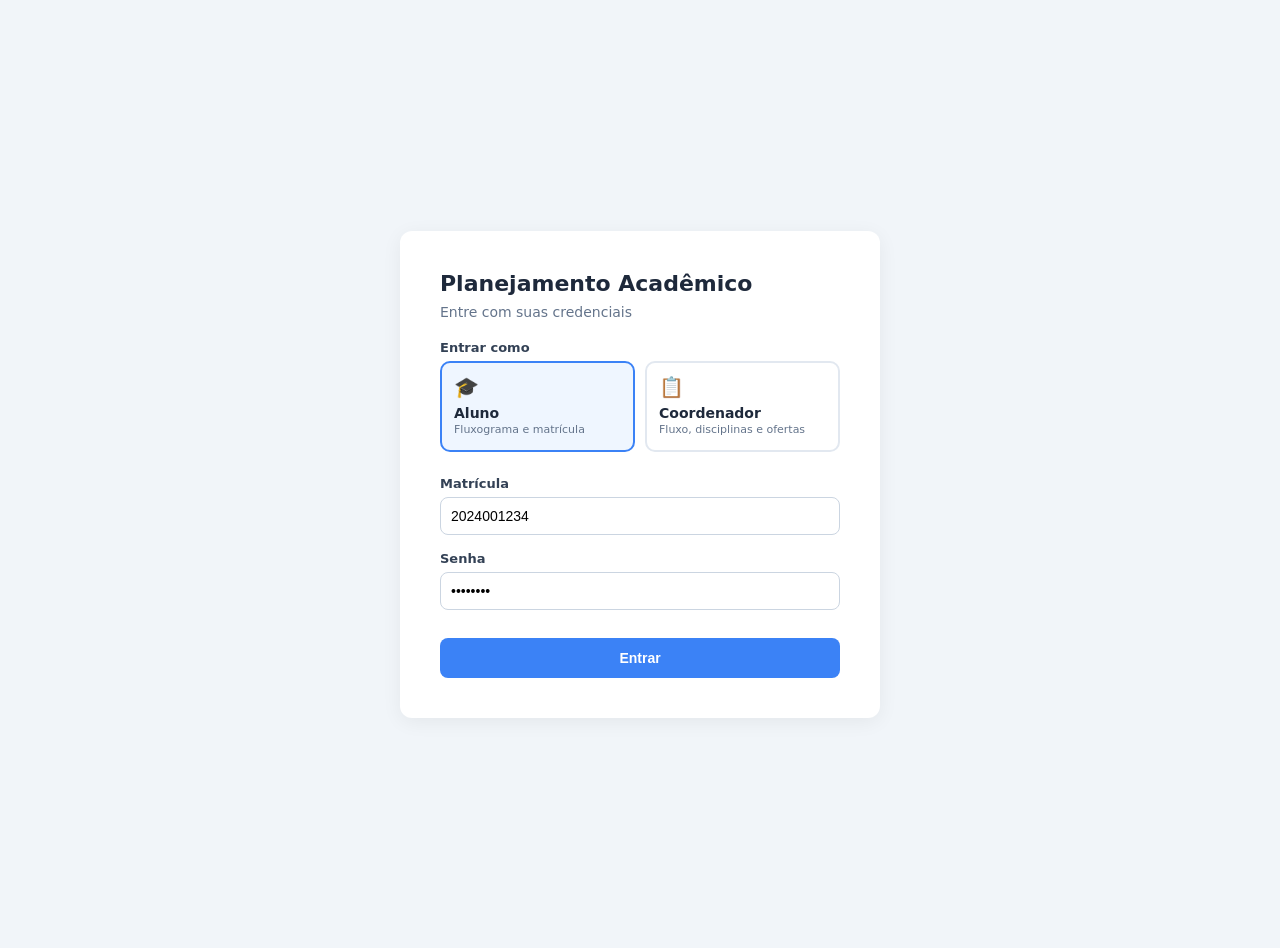
<file: index.html>
<!DOCTYPE html>
<html lang="pt-BR">
<head>
  <meta charset="UTF-8">
  <meta name="viewport" content="width=device-width, initial-scale=1.0">
  <title>Login — Planejamento Acadêmico</title>
  <link rel="stylesheet" href="assets/estilo.css">
  <style>
    .papeis { display: grid; grid-template-columns: 1fr 1fr; gap: 10px; margin-bottom: 24px; }
    .papel {
      display: flex; flex-direction: column; align-items: flex-start; gap: 2px;
      padding: 14px 12px; border: 2px solid #e2e8f0; border-radius: 10px;
      background: white; cursor: pointer; text-align: left;
      font-family: inherit; transition: all 0.15s;
    }
    .papel:hover { border-color: #93c5fd; background: #f8fafc; }
    .papel.ativo { border-color: #3b82f6; background: #eff6ff; }
    .papel .icone { font-size: 20px; line-height: 1; }
    .papel .nome { font-size: 14px; font-weight: 700; color: #1e293b; margin-top: 6px; }
    .papel .desc { font-size: 11px; color: #64748b; }
    @media (max-width: 420px) { .papeis { grid-template-columns: 1fr; } }
  </style>
</head>
<body>

  <div style="min-height: 100vh; display: flex; align-items: center; justify-content: center; background: #f1f5f9; padding: 24px;">
    <div style="background: white; border-radius: 12px; padding: 40px; width: 100%; max-width: 400px; box-shadow: 0 4px 20px rgba(0,0,0,0.06);">

      <h1 style="margin: 0 0 8px 0; font-size: 22px; color: #1e293b;">Planejamento Acadêmico</h1>
      <p style="margin: 0 0 20px 0; color: #64748b; font-size: 14px;">
        Entre com suas credenciais
      </p>

      <label style="display: block; font-size: 13px; font-weight: 600; color: #334155; margin-bottom: 6px;">
        Entrar como
      </label>

      <div class="papeis">
        <button type="button" class="papel ativo" data-papel="aluno">
          <span class="icone">🎓</span>
          <span class="nome">Aluno</span>
          <span class="desc">Fluxograma e matrícula</span>
        </button>
        <button type="button" class="papel" data-papel="coordenador">
          <span class="icone">📋</span>
          <span class="nome">Coordenador</span>
          <span class="desc">Fluxo, disciplinas e ofertas</span>
        </button>
      </div>

      <label id="label-login" style="display: block; font-size: 13px; font-weight: 600; color: #334155; margin-bottom: 6px;">
        Matrícula
      </label>
      <input id="input-login" type="text" value="2024001234"
             style="width: 100%; padding: 10px; border: 1px solid #cbd5e1; border-radius: 8px; font-size: 14px; margin-bottom: 16px; box-sizing: border-box;">

      <label style="display: block; font-size: 13px; font-weight: 600; color: #334155; margin-bottom: 6px;">
        Senha
      </label>
      <input type="password" value="••••••••"
             style="width: 100%; padding: 10px; border: 1px solid #cbd5e1; border-radius: 8px; font-size: 14px; margin-bottom: 28px; box-sizing: border-box;">

      <button id="btn-entrar"
              style="width: 100%; padding: 12px; background: #3b82f6; color: white; border: none; border-radius: 8px; font-size: 14px; font-weight: 600; cursor: pointer;">
        Entrar
      </button>

    </div>
  </div>

  <script>
    // ============================================================
    // PAPEL (Aluno / Coordenador)
    // ============================================================

    let papel = 'aluno';
    const inputLogin = document.getElementById('input-login');
    const labelLogin = document.getElementById('label-login');

    const papeis = {
      aluno:      { label: 'Matrícula', valor: '2024001234' },
      coordenador:{ label: 'E-mail',    valor: 'ana@coordenador.edu' }
    };

    document.querySelectorAll('.papel').forEach(btn => {
      btn.addEventListener('click', () => {
        papel = btn.dataset.papel;
        document.querySelectorAll('.papel').forEach(b => b.classList.toggle('ativo', b === btn));
        labelLogin.textContent = papeis[papel].label;
        inputLogin.value = papeis[papel].valor;
      });
    });

    // ============================================================
    // ENTRAR
    // ============================================================

    document.getElementById('btn-entrar').addEventListener('click', () => {
      if (papel === 'coordenador') {
        window.location.href = 'coordenador/fluxo.html';
        return;
      }

      const curso = localStorage.getItem('aluno_curso');
      const versao = localStorage.getItem('aluno_versao');

      if (curso && versao) {
        window.location.href = 'aluno/fluxograma.html';
      } else {
        window.location.href = 'escolher-curso.html';
      }
    });
  </script>

</body>
</html>
</file>
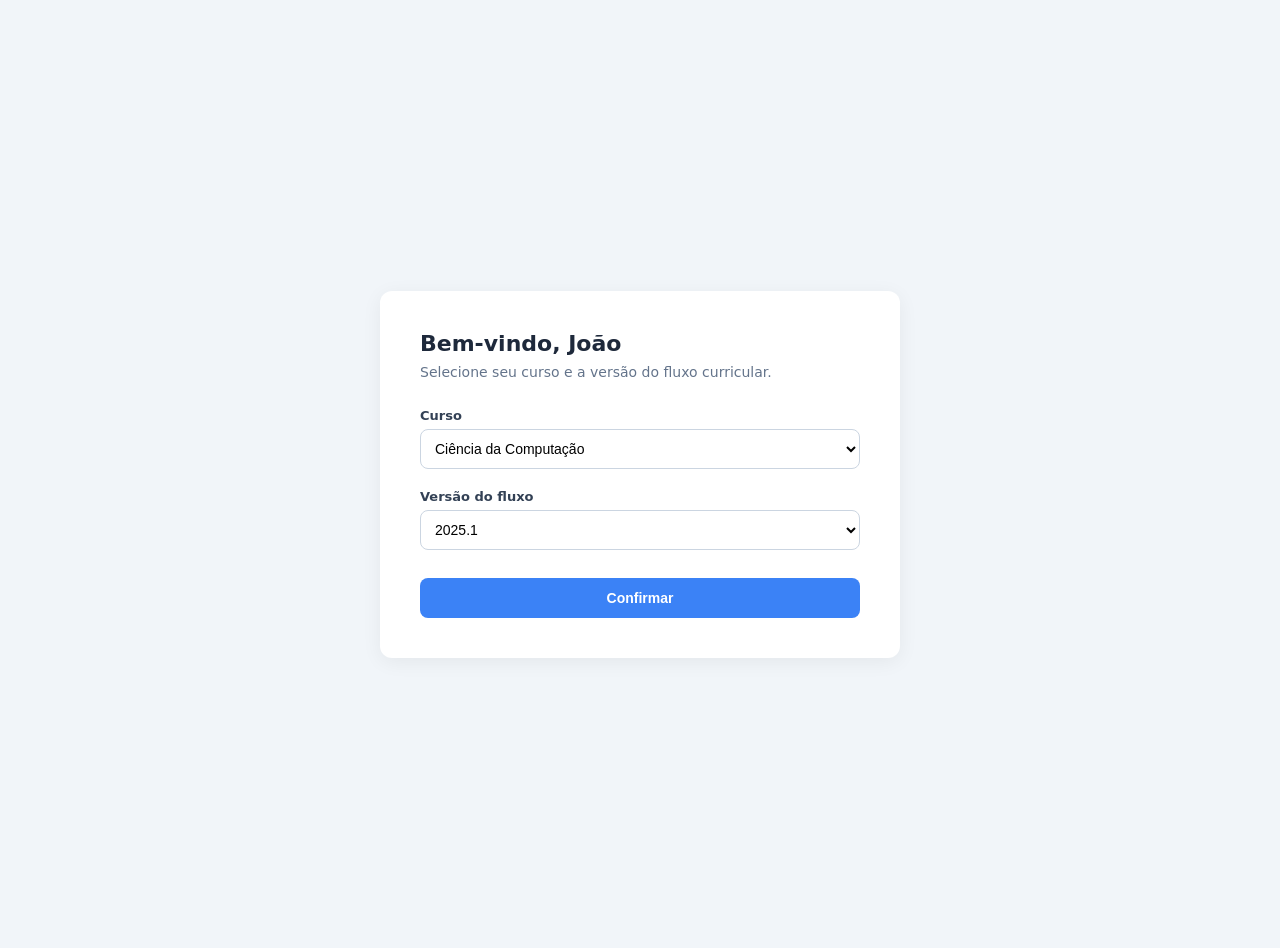
<file: escolher-curso.html>
<!DOCTYPE html>
<html lang="pt-BR">
<head>
  <meta charset="UTF-8">
  <meta name="viewport" content="width=device-width, initial-scale=1.0">
  <title>Escolher Curso — Planejamento Acadêmico</title>
  <link rel="stylesheet" href="assets/estilo.css">
</head>
<body>

  <div style="min-height: 100vh; display: flex; align-items: center; justify-content: center; background: #f1f5f9; padding: 24px;">
    <div style="background: white; border-radius: 12px; padding: 40px; width: 100%; max-width: 440px; box-shadow: 0 4px 20px rgba(0,0,0,0.06);">

      <h1 style="margin: 0 0 8px 0; font-size: 22px; color: #1e293b;">Bem-vindo, João</h1>
      <p style="margin: 0 0 28px 0; color: #64748b; font-size: 14px;">
        Selecione seu curso e a versão do fluxo curricular.
      </p>

      <label style="display: block; font-size: 13px; font-weight: 600; color: #334155; margin-bottom: 6px;">
        Curso
      </label>
      <select id="select-curso"
              style="width: 100%; padding: 10px; border: 1px solid #cbd5e1; border-radius: 8px; font-size: 14px; margin-bottom: 20px; background: white;">
      </select>

      <label style="display: block; font-size: 13px; font-weight: 600; color: #334155; margin-bottom: 6px;">
        Versão do fluxo
      </label>
      <select id="select-versao"
              style="width: 100%; padding: 10px; border: 1px solid #cbd5e1; border-radius: 8px; font-size: 14px; margin-bottom: 28px; background: white;">
      </select>

      <button id="btn-confirmar"
              style="width: 100%; padding: 12px; background: #3b82f6; color: white; border: none; border-radius: 8px; font-size: 14px; font-weight: 600; cursor: pointer;">
        Confirmar
      </button>

    </div>
  </div>

  <script src="assets/dados.js"></script>
  <script src="escolher-curso.js"></script>

</body>
</html>
</file>
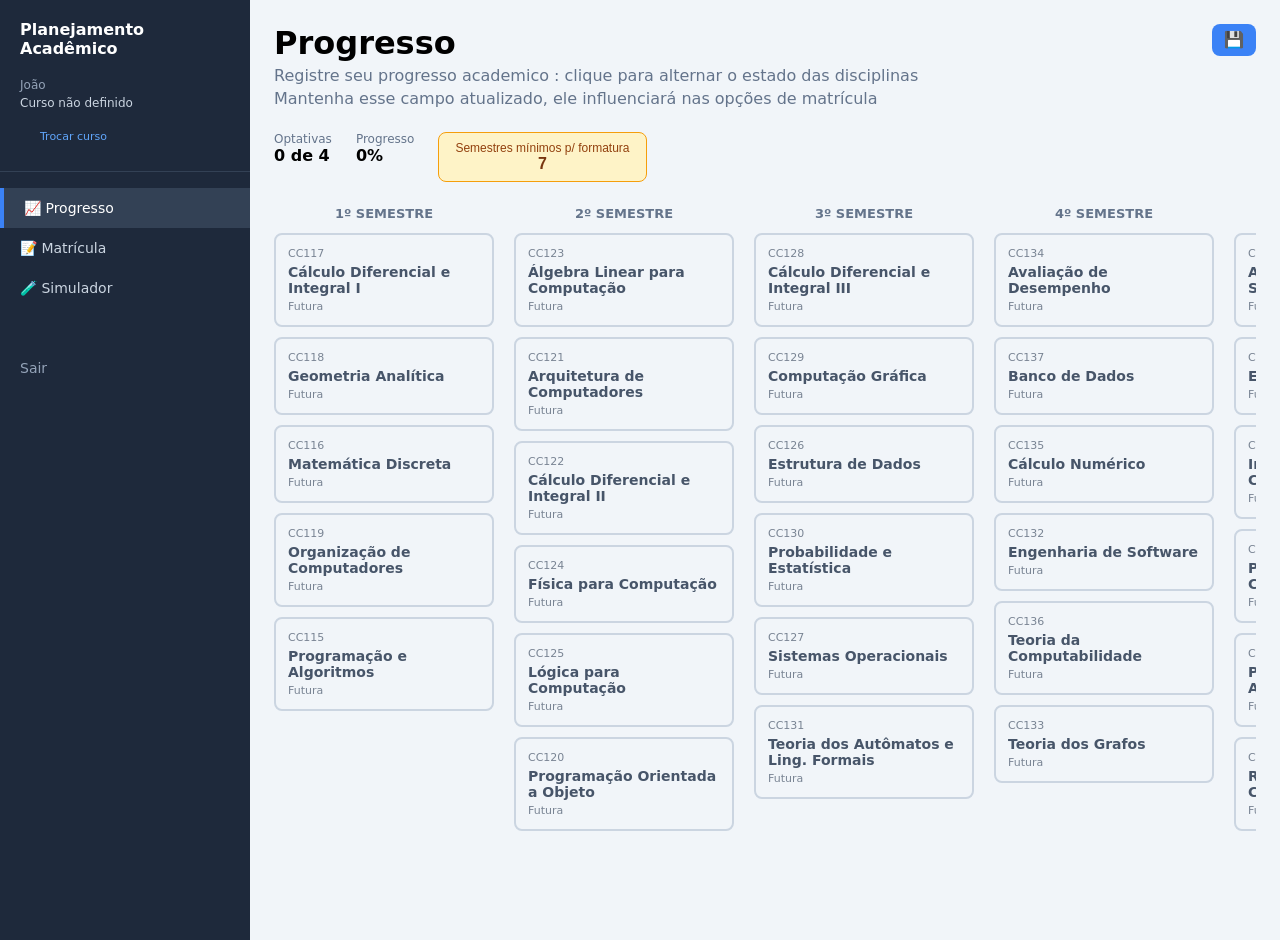
<file: aluno/fluxograma.html>
<!DOCTYPE html>
<html lang="pt-BR">
<head>
  <meta charset="UTF-8">
  <meta name="viewport" content="width=device-width, initial-scale=1.0">
  <title>Fluxograma — Planejamento Acadêmico</title>
  <link rel="stylesheet" href="../assets/estilo.css">
</head>
<body>

  <div id="app"></div>

  <script src="../assets/dados.js"></script>
  <script src="../assets/sidebar.js"></script>
  <script src="../assets/grafo.js"></script>
  <script src="fluxograma.js"></script>

  <script>
    const app = document.getElementById('app');
    app.innerHTML = montarLayout('fluxograma', `
      <header style="margin-bottom: 24px; display: flex; justify-content: space-between; align-items: flex-start; gap: 16px;">
        <div>
          <h1 style="margin: 0;">Progresso</h1>
          <p style="color: #64748b; margin: 4px 0 0 0;">Registre seu progresso academico : clique para alternar o estado das disciplinas</p>
          <p style="color: #64748b; margin: 4px 0 0 0;">Mantenha esse campo atualizado, ele influenciará nas opções de matrícula</p>
        </div>
        <button id="btn-salvar-progresso" title="Salvar progresso"
                style="padding: 8px 12px; border-radius: 8px; border: none; background: #3b82f6; color: white; cursor: pointer; font-size: 16px; line-height: 1; flex-shrink: 0;">
          💾
        </button>
      </header>

      <div style="display: flex; gap: 24px; margin-bottom: 24px;">
        <div>
          <p style="font-size: 12px; color: #64748b; margin: 0;">Optativas</p>
          <p style="font-size: 16px; font-weight: 600; margin: 0;">
            <span id="optativas-concluidas">0</span> de 4
          </p>
        </div>
        <div>
          <p style="font-size: 12px; color: #64748b; margin: 0;">Progresso</p>
          <p style="font-size: 16px; font-weight: 600; margin: 0;">
            <span id="progresso">0</span>%
          </p>
        </div>
        <button id="btn-cadeia" style="padding: 8px 16px; border-radius: 8px; border: 1px solid #f59e0b; background: #fef3c7; cursor: pointer;">
          <p style="font-size: 12px; color: #92400e; margin: 0;">Semestres mínimos p/ formatura</p>
          <p style="font-size: 16px; font-weight: 600; color: #78350f; margin: 0;">
            <span id="semestres-min">0</span>
          </p>
        </button>
      </div>

      <div id="fluxograma" class="periodo"></div>
      <div id="modal-cadeia" style="display: none; position: fixed; inset: 0; background: rgba(0,0,0,0.4); align-items: center; justify-content: center; z-index: 50; padding: 16px;">
        <div style="background: white; border-radius: 12px; padding: 24px; max-width: 600px; width: 100%;">
          <div style="display: flex; justify-content: space-between; align-items: center; margin-bottom: 16px;">
            <h2 style="margin: 0;">Cadeia crítica</h2>
            <button id="fechar-modal" style="background: none; border: none; font-size: 24px; cursor: pointer; color: #94a3b8;">×</button>
          </div>
          <p style="color: #64748b; font-size: 14px;">
            Este é o caminho mais longo de pré-requisitos que ainda falta percorrer.
          </p>
          <div id="conteudo-cadeia" style="margin: 16px 0;"></div>
          <div style="background: #fef3c7; border-radius: 8px; padding: 16px;">
            <p style="margin: 0; color: #78350f;">
              <strong>Semestres mínimos:</strong>
              <span id="semestres-modal" style="font-size: 20px; font-weight: bold;">0</span>
            </p>
          </div>
        </div>
      </div>
    `);

    renderizarFluxograma();
    configurarModal();

    document.getElementById('btn-salvar-progresso').addEventListener('click', () => {
      salvarEstado();
      alert('Progresso salvo com sucesso!');
    });
  </script>

</body>
</html>
</file>
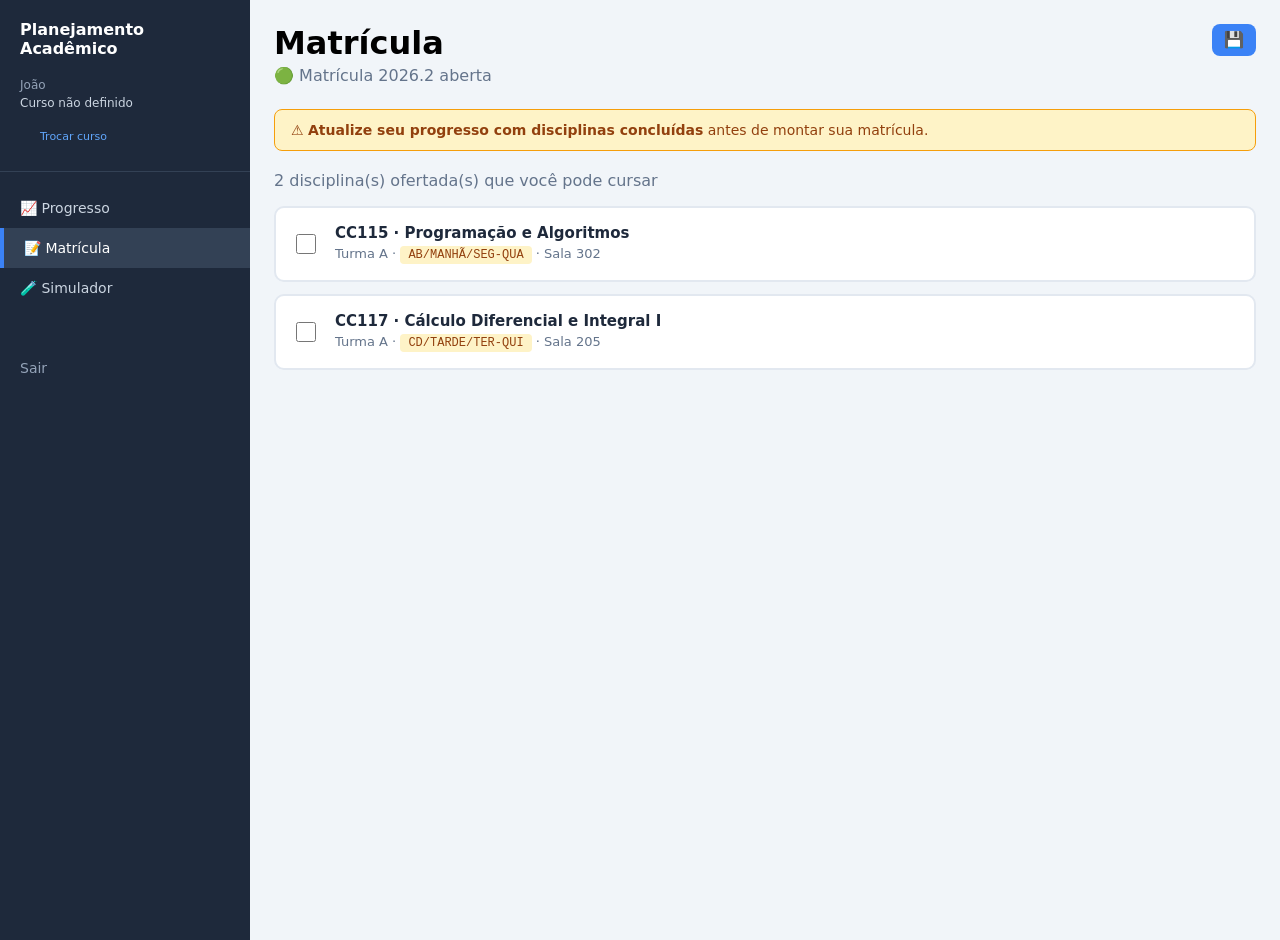
<file: aluno/matricula.html>
<!DOCTYPE html>
<html lang="pt-BR">
<head>
  <meta charset="UTF-8">
  <meta name="viewport" content="width=device-width, initial-scale=1.0">
  <title>Matrícula — Planejamento Acadêmico</title>
  <link rel="stylesheet" href="../assets/estilo.css">
  <style>
    .turma-card {
      display: flex;
      align-items: center;
      gap: 16px;
      padding: 16px;
      background: white;
      border: 2px solid #e2e8f0;
      border-radius: 10px;
      margin-bottom: 12px;
      cursor: pointer;
      transition: all 0.15s;
    }
    .turma-card:hover {
      border-color: #3b82f6;
      box-shadow: 0 4px 12px rgba(0,0,0,0.06);
    }
    .turma-card.selecionada {
      border-color: #22c55e;
      background: #f0fdf4;
    }
    .turma-card input {
      width: 20px;
      height: 20px;
      cursor: pointer;
    }
    .turma-info { flex: 1; }
    .turma-info h3 { margin: 0 0 4px 0; font-size: 15px; color: #1e293b; }
    .turma-info p { margin: 2px 0; font-size: 13px; color: #64748b; }
    .turma-horario {
      font-family: monospace;
      background: #fef3c7;
      color: #92400e;
      padding: 2px 8px;
      border-radius: 4px;
      font-size: 12px;
    }
    .vazio {
      padding: 40px;
      text-align: center;
      color: #64748b;
      background: white;
      border-radius: 10px;
      border: 2px dashed #cbd5e1;
    }
  </style>
</head>
<body>

  <div id="app"></div>

  <script src="../assets/dados.js"></script>
  <script src="../assets/sidebar.js"></script>
  <script src="matricula.js"></script>

  <script>
    const app = document.getElementById('app');

    app.innerHTML = montarLayout('matricula', `
      <header style="margin-bottom: 24px; display: flex; justify-content: space-between; align-items: flex-start; gap: 16px;">
        <div>
          <h1 style="margin: 0;">Matrícula</h1>
          <p style="color: #64748b; margin: 4px 0 0 0;" id="status-matricula"></p>
        </div>
        <button id="btn-salvar" title="Salvar matrícula"
                style="padding: 8px 12px; border-radius: 8px; border: none; background: #3b82f6; color: white; cursor: pointer; font-size: 16px; line-height: 1; flex-shrink: 0;">
          💾
        </button>
      </header>

      <div id="conteudo-matricula"></div>
    `);

    renderizarMatricula();
  </script>

</body>
</html>
</file>
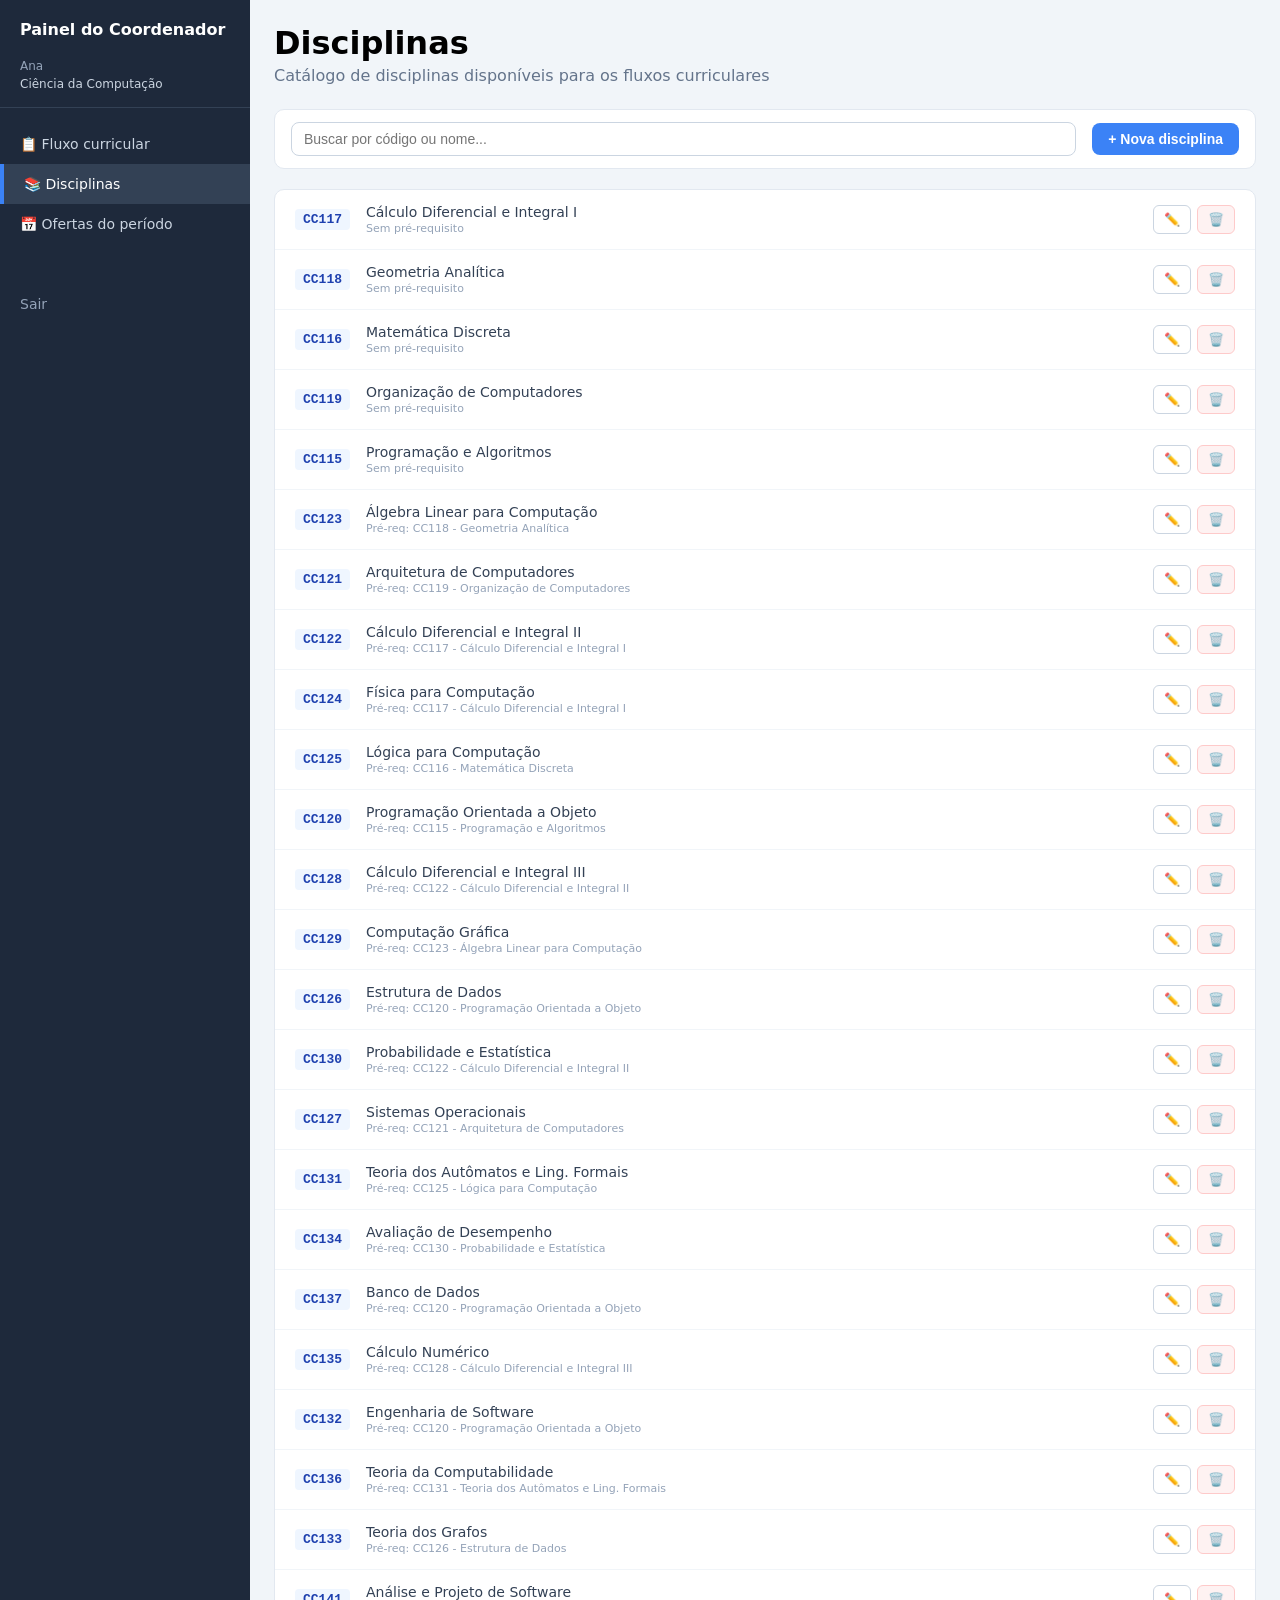
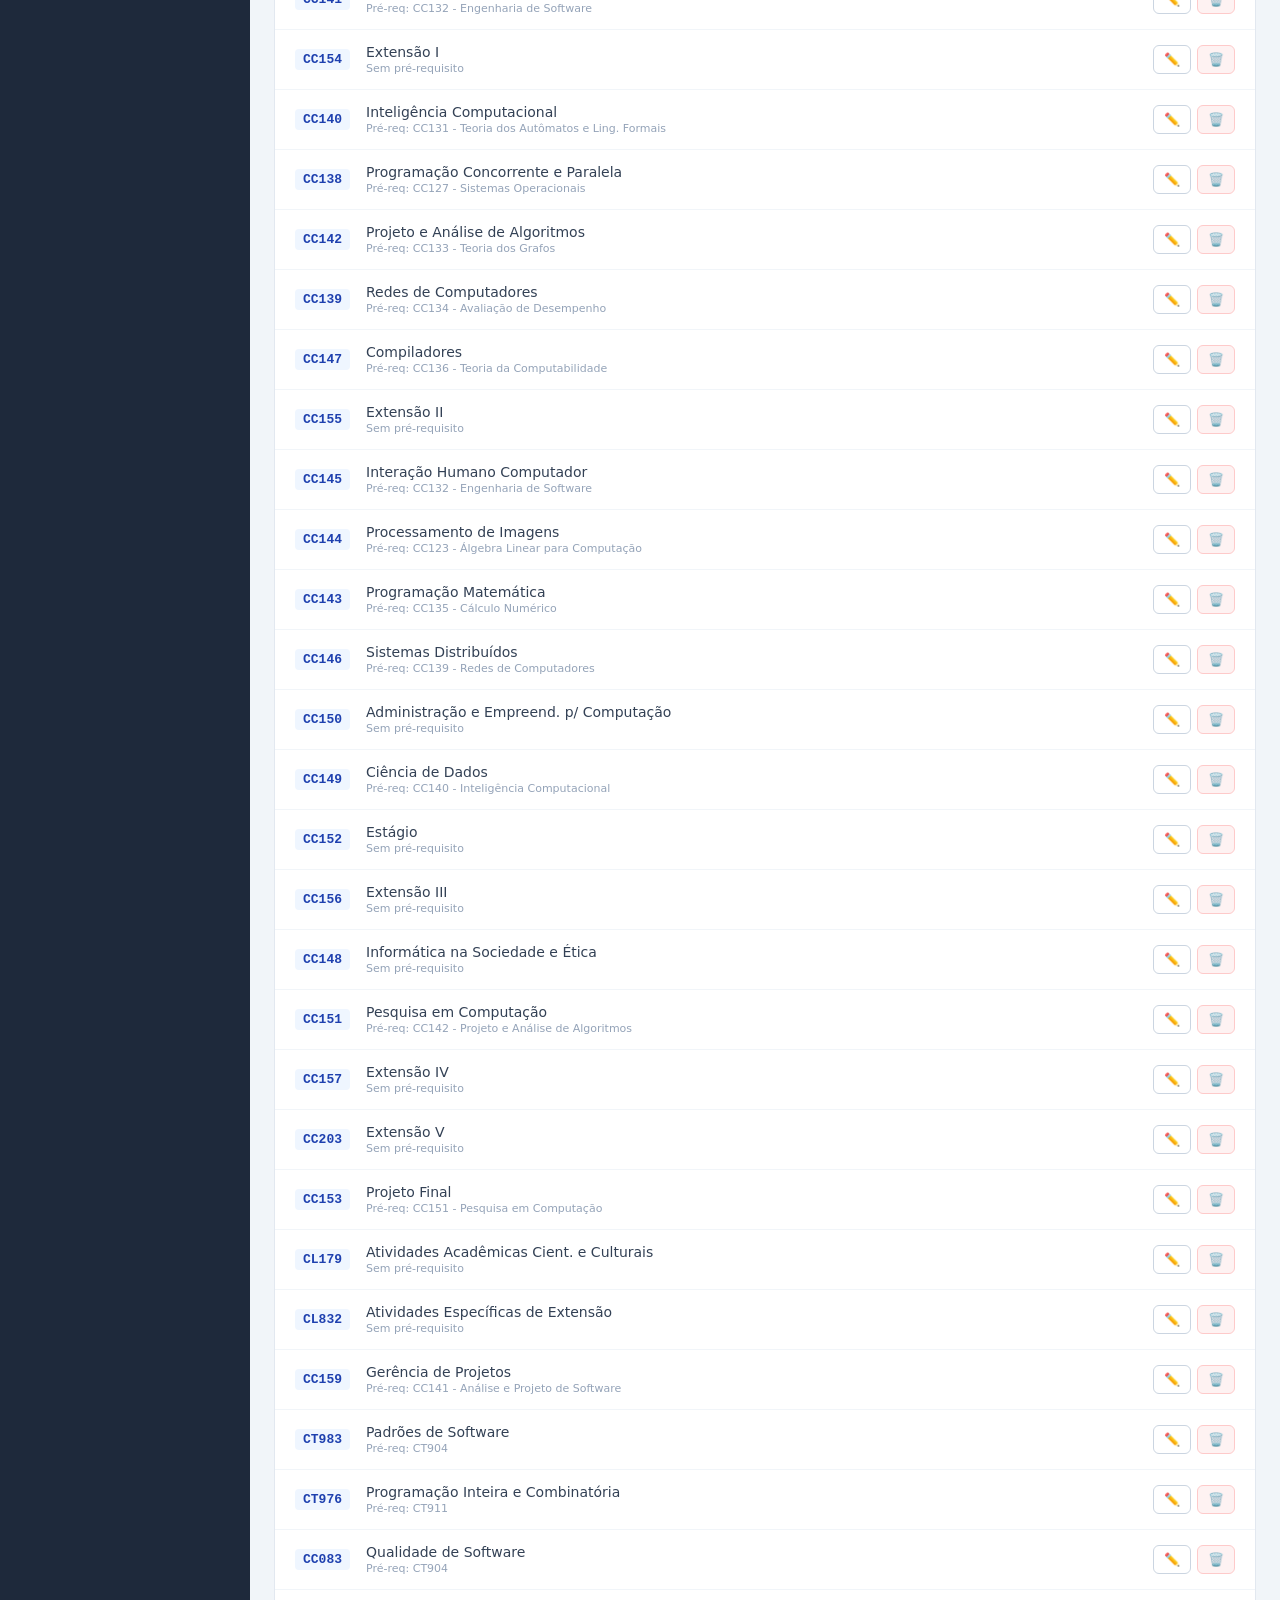
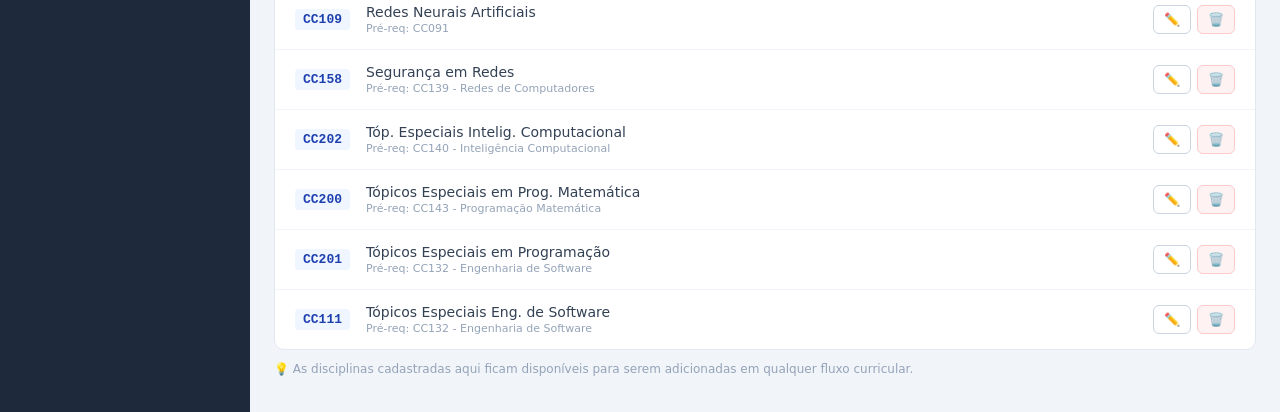
<file: coordenador/disciplina.html>
<!DOCTYPE html>
<html lang="pt-BR">
<head>
  <meta charset="UTF-8">
  <meta name="viewport" content="width=device-width, initial-scale=1.0">
  <title>Disciplinas — Coordenador</title>
  <link rel="stylesheet" href="../assets/estilo.css">
</head>
<body>

  <div class="layout">

    <aside class="sidebar" data-coordenador-ativo="disciplina"></aside>
    <script src="../assets/sidebar-coordenador.js"></script>

    <main class="conteudo">

      <header style="margin-bottom:24px;">
        <h1 style="margin:0;">Disciplinas</h1>
        <p style="color:#64748b; margin:4px 0 0 0;">Catálogo de disciplinas disponíveis para os fluxos curriculares</p>
      </header>

      <div style="background:white; border:1px solid #e2e8f0; border-radius:10px; padding:12px 16px; margin-bottom:20px; display:flex; justify-content:space-between; align-items:center; gap:16px; flex-wrap:wrap;">
        <input id="busca" type="text" placeholder="Buscar por código ou nome..."
               style="flex:1; min-width:220px; padding:8px 12px; border:1px solid #cbd5e1; border-radius:8px; font-size:14px;">
        <button id="btn-nova"
                style="padding:8px 16px; border-radius:8px; border:none; background:#3b82f6; color:white; font-weight:600; cursor:pointer; font-size:14px;">
          + Nova disciplina
        </button>
      </div>

      <div style="background:white; border:1px solid #e2e8f0; border-radius:10px; overflow:hidden;">
        <div id="lista"></div>
      </div>

      <p style="font-size:12px; color:#94a3b8; margin-top:12px;">
        💡 As disciplinas cadastradas aqui ficam disponíveis para serem adicionadas em qualquer fluxo curricular.
      </p>

    </main>
  </div>

  <!-- MODAL -->
  <div id="modal" style="display:none; position:fixed; inset:0; background:rgba(0,0,0,0.4); align-items:center; justify-content:center; z-index:50; padding:16px;">
    <div style="background:white; border-radius:12px; padding:24px; max-width:480px; width:100%; box-shadow:0 20px 50px rgba(0,0,0,0.2); max-height:90vh; overflow-y:auto;">
      <div style="display:flex; justify-content:space-between; align-items:center; margin-bottom:16px;">
        <h2 id="titulo-modal" style="margin:0; font-size:18px; color:#1e293b;">Nova disciplina</h2>
        <button id="fechar-modal" style="background:none; border:none; font-size:24px; cursor:pointer; color:#94a3b8;">×</button>
      </div>

      <label style="display:block; font-size:13px; font-weight:600; color:#334155; margin-bottom:6px;">Código</label>
      <input id="input-codigo" type="text" placeholder="Ex: CC204"
             style="width:100%; padding:10px; border:1px solid #cbd5e1; border-radius:8px; font-size:14px; margin-bottom:16px; box-sizing:border-box;">

      <label style="display:block; font-size:13px; font-weight:600; color:#334155; margin-bottom:6px;">Nome da disciplina</label>
      <input id="input-nome" type="text" placeholder="Ex: Processamento de Linguagem Natural"
             style="width:100%; padding:10px; border:1px solid #cbd5e1; border-radius:8px; font-size:14px; margin-bottom:16px; box-sizing:border-box;">

      <label style="display:block; font-size:13px; font-weight:600; color:#334155; margin-bottom:6px;">
        Pré-requisitos <span style="font-weight:400; color:#94a3b8;">— opcional, pode ser mais de um</span>
      </label>
      <div style="display:flex; gap:8px; margin-bottom:10px;">
        <select id="select-pre" style="flex:1; min-width:0; padding:10px; border:1px solid #cbd5e1; border-radius:8px; font-size:14px; background:white; color:#334155;"></select>
        <button id="btn-add-pre" type="button"
                style="padding:10px 14px; border-radius:8px; border:1px dashed #3b82f6; background:#eff6ff; color:#1e40af; cursor:pointer; font-size:13px; font-weight:600; white-space:nowrap;">
          + Adicionar
        </button>
      </div>
      <div id="lista-pre" style="display:flex; flex-wrap:wrap; gap:6px; margin-bottom:24px; min-height:26px;"></div>

      <div style="display:flex; gap:12px; justify-content:flex-end;">
        <button id="btn-cancelar"
                style="padding:10px 20px; background:white; color:#475569; border:1px solid #cbd5e1; border-radius:8px; font-size:14px; font-weight:500; cursor:pointer;">
          Cancelar
        </button>
        <button id="btn-salvar"
                style="padding:10px 20px; background:#3b82f6; color:white; border:none; border-radius:8px; font-size:14px; font-weight:600; cursor:pointer;">
          Salvar
        </button>
      </div>
    </div>
  </div>

  <script src="../assets/dados.js"></script>
  <script>
  // ============================================================
  // CATÁLOGO (dados.js + alterações salvas pelo coordenador)
  // ============================================================

  let catalogo = carregarCatalogoCoord();
  let editandoId = null;
  let preSelecionadas = [];
  function preNomes(pres){ var r=[]; for(var i=0;i<pres.length;i++){ var p=null; for(var j=0;j<catalogo.length;j++){ if(catalogo[j].id===pres[i]){p=catalogo[j];break;} } r.push(p?(pres[i]+String.fromCharCode(32,45,32)+p.nome):pres[i]); } return r; }

  // ============================================================
  // RENDER
  // ============================================================

  const listaEl = document.getElementById('lista');
  const buscaEl = document.getElementById('busca');
  const modal = document.getElementById('modal');

  function renderizar(filtro = '') {
    const termo = filtro.toLowerCase().trim();
    const filtradas = catalogo.filter(d =>
      !termo || d.id.toLowerCase().includes(termo) || d.nome.toLowerCase().includes(termo)
    );

    if (filtradas.length === 0) {
      listaEl.innerHTML = `
        <div style="padding:40px; text-align:center; color:#94a3b8; font-size:14px;">
          Nenhuma disciplina encontrada.
        </div>
      `;
      return;
    }

    listaEl.innerHTML = '';
    filtradas.forEach((d, i) => {
      const row = document.createElement('div');
      row.style.cssText = `
        display:flex; justify-content:space-between; align-items:center; gap:16px;
        padding:14px 20px;
        border-bottom:${i < filtradas.length - 1 ? '1px solid #f1f5f9' : 'none'};
      `;

      row.innerHTML = `
        <div style="display:flex; align-items:center; gap:16px; min-width:0; flex:1;">
          <span style="font-family:monospace; font-size:13px; font-weight:600; color:#1e40af; background:#eff6ff; padding:3px 8px; border-radius:4px; flex-shrink:0;">
            ${d.id}
          </span>
          <div style="min-width:0;">
            <div style="font-size:14px; color:#334155;">${d.nome}</div>
            <div style="font-size:11px; color:#94a3b8; margin-top:2px;">
              ${(d.pre && d.pre.length) ? `Pré-req: ${preNomes(d.pre).join('; ')}` : 'Sem pré-requisito'}
            </div>
          </div>
        </div>
        <div style="display:flex; gap:6px; flex-shrink:0;">
          <button class="btn-acao" data-acao="editar" style="padding:6px 10px; border:1px solid #cbd5e1; background:white; border-radius:6px; cursor:pointer; font-size:13px;">✏️</button>
          <button class="btn-acao" data-acao="remover" style="padding:6px 10px; border:1px solid #fecaca; background:#fef2f2; color:#b91c1c; border-radius:6px; cursor:pointer; font-size:13px;">🗑️</button>
        </div>
      `;

      row.querySelectorAll('.btn-acao').forEach(btn => {
        btn.addEventListener('click', () => {
          if (btn.dataset.acao === 'editar') abrirParaEditar(d);
          if (btn.dataset.acao === 'remover') removerDisciplina(d);
        });
      });

      listaEl.appendChild(row);
    });
  }

  // ============================================================
  // BUSCA
  // ============================================================

  buscaEl.addEventListener('input', () => renderizar(buscaEl.value));

  // ============================================================
  // MODAL — PRÉ-REQUISITOS
  // ============================================================

  const selectPre = document.getElementById('select-pre');
  const listaPreEl = document.getElementById('lista-pre');

  function atualizarSelectPre() {
    const disponiveis = catalogo.filter(d =>
      d.id !== editandoId && !preSelecionadas.includes(d.id)
    );

    selectPre.innerHTML = '';

    if (disponiveis.length === 0) {
      const opt = document.createElement('option');
      opt.textContent = '— Nenhuma disciplina disponível —';
      opt.disabled = true;
      selectPre.appendChild(opt);
      return;
    }

    const placeholder = document.createElement('option');
    placeholder.value = '';
    placeholder.textContent = 'Selecione uma disciplina...';
    selectPre.appendChild(placeholder);

    disponiveis.forEach(d => {
      const opt = document.createElement('option');
      opt.value = d.id;
      opt.textContent = `${d.id} — ${d.nome}`;
      selectPre.appendChild(opt);
    });
  }

  function renderizarChips() {
    listaPreEl.innerHTML = '';

    if (preSelecionadas.length === 0) {
      listaPreEl.innerHTML = '<span style="font-size:12px; color:#94a3b8;">Nenhum pré-requisito adicionado.</span>';
      atualizarSelectPre();
      return;
    }

    preSelecionadas.forEach(codigo => {
      const chip = document.createElement('span');
      chip.style.cssText = 'display:inline-flex; align-items:center; gap:6px; padding:4px 10px; background:#eff6ff; border:1px solid #bfdbfe; color:#1e40af; border-radius:999px; font-size:12px; font-weight:600;';
      chip.innerHTML = `${codigo} <button type="button" title="Remover" style="border:none; background:none; color:#60a5fa; cursor:pointer; font-size:13px; line-height:1; padding:0;">✕</button>`;
      chip.querySelector('button').addEventListener('click', () => {
        preSelecionadas = preSelecionadas.filter(c => c !== codigo);
        renderizarChips();
      });
      listaPreEl.appendChild(chip);
    });

    atualizarSelectPre();
  }

  document.getElementById('btn-add-pre').addEventListener('click', () => {
    const codigo = selectPre.value;
    if (!codigo) return;
    if (!preSelecionadas.includes(codigo)) preSelecionadas.push(codigo);
    renderizarChips();
  });

  // ============================================================
  // MODAL — ABRIR / SALVAR / EDITAR / REMOVER
  // ============================================================

  function abrirModal(titulo, codigo, nome, pre, codigoBloqueado) {
    const inputCodigo = document.getElementById('input-codigo');
    document.getElementById('titulo-modal').textContent = titulo;
    inputCodigo.value = codigo;
    inputCodigo.disabled = codigoBloqueado;
    inputCodigo.style.background = codigoBloqueado ? '#f1f5f9' : 'white';
    document.getElementById('input-nome').value = nome;
    preSelecionadas = (pre || []).slice();
    renderizarChips();
    modal.style.display = 'flex';
  }

  document.getElementById('btn-nova').addEventListener('click', () => {
    editandoId = null;
    abrirModal('Nova disciplina', '', '', [], false);
  });

  function abrirParaEditar(d) {
    editandoId = d.id;
    abrirModal('Editar disciplina', d.id, d.nome, d.pre, true);
  }

  function removerDisciplina(d) {
    if (!confirm(`Remover "${d.id} — ${d.nome}" do catálogo?`)) return;
    catalogo = catalogo.filter(x => x.id !== d.id);
    catalogo.forEach(x => { x.pre = (x.pre || []).filter(c => c !== d.id); });
    salvarCatalogoCoord(catalogo);
    renderizar(buscaEl.value);
  }

  document.getElementById('fechar-modal').addEventListener('click', () => modal.style.display = 'none');
  document.getElementById('btn-cancelar').addEventListener('click', () => modal.style.display = 'none');

  modal.addEventListener('click', e => {
    if (e.target === modal) modal.style.display = 'none';
  });

  document.getElementById('btn-salvar').addEventListener('click', () => {
    const codigo = document.getElementById('input-codigo').value.trim().toUpperCase();
    const nome = document.getElementById('input-nome').value.trim();

    if (!codigo || !nome) {
      alert('Preencha o código e o nome da disciplina.');
      return;
    }

    if (editandoId) {
      const d = catalogo.find(x => x.id === editandoId);
      if (d) {
        d.nome = nome;
        d.pre = preSelecionadas.slice();
      }
    } else {
      if (catalogo.some(x => x.id === codigo)) {
        alert(`Já existe uma disciplina com o código ${codigo}.`);
        return;
      }
      catalogo.unshift({ id: codigo, nome, pre: preSelecionadas.slice() });
    }

    salvarCatalogoCoord(catalogo);
    modal.style.display = 'none';
    renderizar(buscaEl.value);
  });

  // ============================================================
  // INICIALIZAÇÃO
  // ============================================================

  renderizar();
  </script>

</body>
</html>
</file>
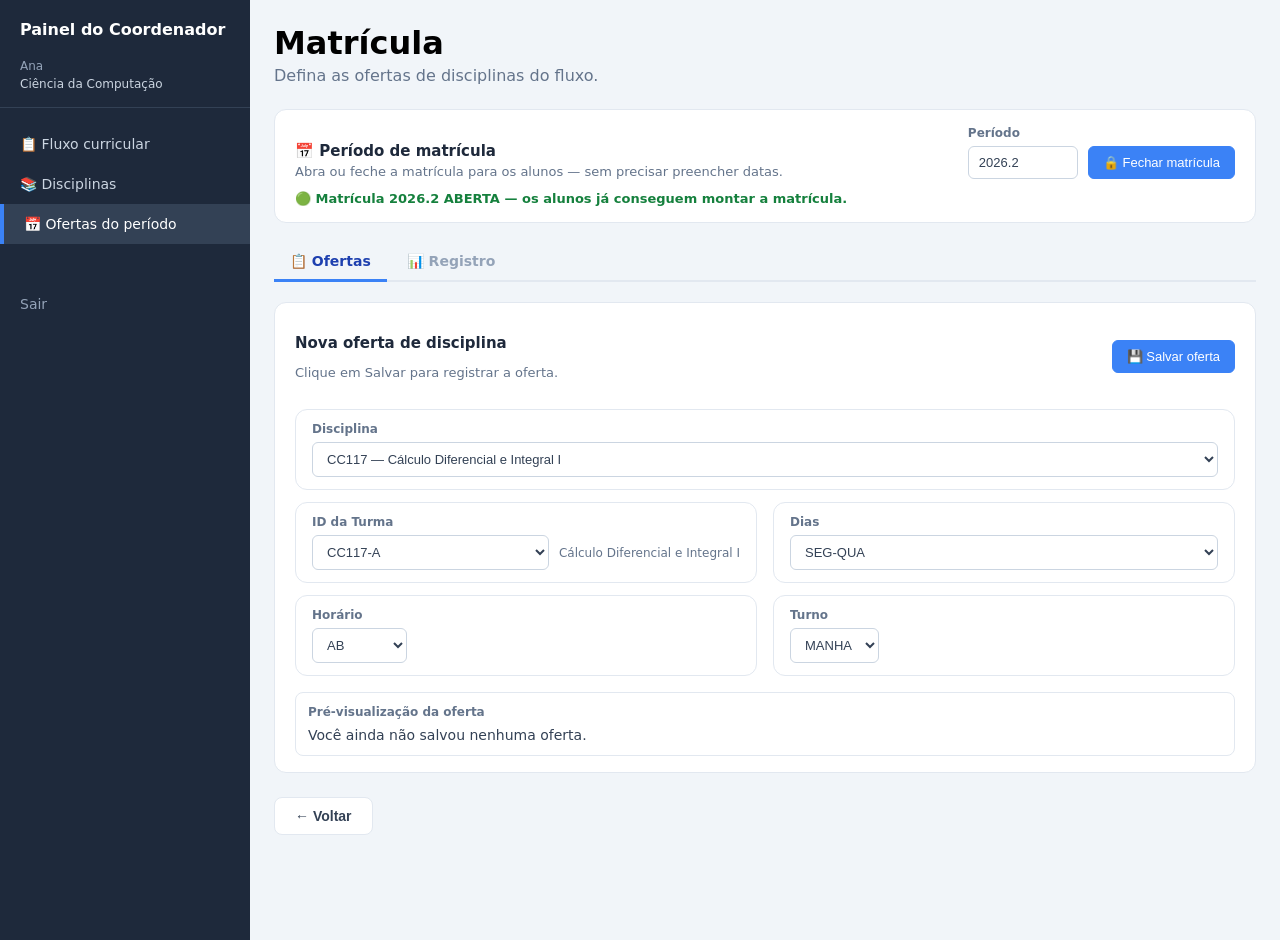
<file: coordenador/matricula.html>
﻿<!DOCTYPE html>
<html lang="pt-BR">
<head>
  <meta charset="UTF-8">
  <meta name="viewport" content="width=device-width, initial-scale=1.0">
  <title>Matrícula — Coordenador</title>
  <link rel="stylesheet" href="../assets/estilo.css">
  <style>
    .abas { display: flex; gap: 4px; margin-bottom: 20px; border-bottom: 2px solid #e2e8f0; }
    .aba { padding: 10px 16px; font-size: 14px; font-weight: 600; color: #94a3b8; cursor: pointer; border-bottom: 3px solid transparent; margin-bottom: -2px; transition: color 0.2s, border-color 0.2s; }
    .aba.ativa { color: #1e40af; border-bottom-color: #3b82f6; }
    .aba:hover:not(.ativa) { color: #64748b; }
    .aba-content { display: none; animation: fadeIn 0.2s; }
    .aba-content.ativa { display: block; }
    @keyframes fadeIn { from { opacity: 0; transform: translateY(6px); } to { opacity: 1; transform: translateY(0); } }
    .card { background: white; border: 1px solid #e2e8f0; border-radius: 12px; padding: 16px 20px; }
    .card-title { font-size: 15px; font-weight: 700; color: #1e293b; margin-bottom: 12px; }
    .btn { padding: 8px 14px; border-radius: 6px; border: 1px solid #cbd5e1; background: white; cursor: pointer; font-size: 13px; font-weight: 500; color: #334155; transition: all 0.2s; }
    .btn:hover { border-color: #64748b; background: #f8fafc; }
    .btn-primario { background: #3b82f6; border-color: #3b82f6; color: white; }
    .btn-primario:hover { background: #2563eb; }
    .select { padding: 8px 10px; border: 1px solid #cbd5e1; border-radius: 6px; font-size: 13px; background: white; color: #334155; }
    .grid-2 { display: grid; grid-template-columns: 1fr 1fr; gap: 16px; }
    @media (max-width: 768px) { .grid-2 { grid-template-columns: 1fr; } }
    .table-container { overflow-x: auto; border: 1px solid #e2e8f0; border-radius: 8px; max-height: 320px; overflow-y: auto; }
    table { width: 100%; border-collapse: collapse; font-size: 13px; }
    th, td { padding: 10px 12px; text-align: left; border-bottom: 1px solid #f1f5f9; }
    th { background: #f8fafc; font-weight: 600; color: #475569; position: sticky; top: 0; }
    tr:hover { background: #f8fafc; }
    .badge-ofertada { background: #dcfce7; color: #15803d; }
    .badge-nao-ofertada { background: #f1f5f9; color: #64748b; }
    .card input[type="text"] { width: 100%; padding: 8px 10px; border: 1px solid #cbd5e1; border-radius: 6px; font-size: 13px; color: #334155; box-sizing: border-box; }
  </style>
</head>
<body>
  <div class="layout">
    <aside class="sidebar" data-coordenador-ativo="ofertas"></aside>
    <script src="../assets/sidebar-coordenador.js"></script>

    <main class="conteudo">
      <header style="margin-bottom: 24px;">
        <h1 style="margin: 0;">Matrícula</h1>
        <p style="color: #64748b; margin: 4px 0 0 0;">Defina as ofertas de disciplinas do fluxo.</p>
      </header>

      <!-- PERÍODO DE MATRÍCULA — abrir/fechar com um clique (N4) -->
      <div class="card" style="margin-bottom:20px;">
        <div style="display:flex; justify-content:space-between; align-items:center; gap:16px; flex-wrap:wrap;">
          <div>
            <p class="card-title" style="margin-bottom:4px;">📅 Período de matrícula</p>
            <p style="color:#64748b; font-size:13px; margin:0;">Abra ou feche a matrícula para os alunos — sem precisar preencher datas.</p>
          </div>
          <div style="display:flex; align-items:flex-end; gap:10px; flex-wrap:wrap;">
            <div>
              <label style="display:block; font-size:12px; font-weight:600; color:#64748b; margin-bottom:6px;">Período</label>
              <input id="input-periodo" type="text" placeholder="Ex: 2026.2"
                     style="width:110px; padding:8px 10px; border:1px solid #cbd5e1; border-radius:6px; font-size:13px; box-sizing:border-box;">
            </div>
            <button id="btn-periodo" class="btn btn-primario">🔓 Abrir matrícula</button>
          </div>
        </div>
        <p id="status-periodo" style="margin:12px 0 0 0; font-size:13px; color:#15803d; font-weight:600;"></p>
      </div>

      <div class="abas">
        <div class="aba ativa" data-aba="ofertas">📋 Ofertas</div>
        <div class="aba" data-aba="registro">📊 Registro</div>
      </div>

      <div class="aba-content ativa" id="aba-ofertas">
        <div class="card">
          <div style="display:flex; justify-content:space-between; align-items:center; gap:16px; flex-wrap:wrap; margin-bottom:16px;">
            <div>
              <p class="card-title">Nova oferta de disciplina</p>
              <p style="color:#64748b; font-size:13px;">Clique em Salvar para registrar a oferta.</p>
            </div>
            <button class="btn btn-primario" id="btn-salvar">💾 Salvar oferta</button>
          </div>

          <div class="card" style="padding:12px 16px; margin-bottom:12px;">
            <label style="display:block; font-size:12px; font-weight:600; color:#64748b; margin-bottom:6px;">Disciplina</label>
            <select id="input-disciplina" class="select" style="width:100%;"></select>
          </div>

          <div class="grid-2">
            <div class="card" style="padding:12px 16px;">
              <label style="display:block; font-size:12px; font-weight:600; color:#64748b; margin-bottom:6px;">ID da Turma</label>
              <div style="display:flex; align-items:center; gap:10px;">
                <select id="input-turma" class="select" style="flex:1; min-width:0;"></select>
                <span id="nome-disciplina-lado" style="font-size:12px; color:#64748b; white-space:nowrap; overflow:hidden; text-overflow:ellipsis; max-width:55%;"></span>
              </div>
            </div>
            <div class="card" style="padding:12px 16px;">
              <label style="display:block; font-size:12px; font-weight:600; color:#64748b; margin-bottom:6px;">Dias</label>
              <select id="input-dias" class="select" style="width:100%;">
                <option value="SEG-QUA" selected>SEG-QUA</option>
                <option value="TER-QUI">TER-QUI</option>
                <option value="SEX">SEX</option>
                <option value="SAB">SAB</option>
              </select>
            </div>
          </div>

          <div class="grid-2" style="margin-top:12px;">
            <div class="card" style="padding:12px 16px;">
              <label style="display:block; font-size:12px; font-weight:600; color:#64748b; margin-bottom:6px;">Horário</label>
              <select id="input-horario" class="select">
                <option value="AB">AB</option>
                <option value="CD">CD</option>
                <option value="EF">EF</option>
                <option value="ABCD">ABDC</option>
                <option value="ABCDEF">ABDCEF</option>
              </select>
            </div>
            <div class="card" style="padding:12px 16px;">
              <label style="display:block; font-size:12px; font-weight:600; color:#64748b; margin-bottom:6px;">Turno</label>
              <select id="input-turno" class="select">
                <option value="MANHA">MANHA</option>
                <option value="TARDE">TARDE</option>
                <option value="NOITE">NOITE</option>
              </select>
            </div>
          </div>

          <div style="margin-top:16px; border:1px solid #e2e8f0; border-radius:8px; padding:12px;">
            <p style="font-size:12px; font-weight:600; color:#64748b; margin:0 0 8px 0;">Pré-visualização da oferta</p>
            <p style="font-size:14px; color:#334155; margin:0;" id="preview-offerta">Você ainda não salvou nenhuma oferta.</p>
          </div>
        </div>
      </div>

      <div class="aba-content" id="aba-registro">
        <div class="card">
          <div style="display:flex; justify-content:space-between; align-items:center; gap:16px; flex-wrap:wrap; margin-bottom:16px;">
            <div>
              <p class="card-title">Ofertas registradas</p>
              <p style="color:#64748b; font-size:13px;">Histórico de disciplinas ofertadas no período.</p>
            </div>
          </div>
          <div class="table-container">
            <table>
              <thead>
                <tr>
                  <th>ID da Turma</th>
                  <th>Dias</th>
                  <th>Horário</th>
                  <th>Turno</th>
                  <th>Status</th>
                </tr>
              </thead>
              <tbody id="lista-ofertas">
                <tr>
                  <td colspan="5" style="text-align:center; color:#94a3b8;">Nenhuma oferta registrada ainda.</td>
                </tr>
              </tbody>
            </table>
          </div>
        </div>
      </div>

      <button class="btn-voltar" style="margin-top:24px; display:inline-block; padding:10px 20px; border-radius:8px; border:1px solid #e2e8f0; background:white; cursor:pointer; font-size:14px; font-weight:600; color:#334155;" onclick="window.history.back()">← Voltar</button>
    </main>
  </div>

  <script src="../assets/dados.js"></script>
  <script src="matricula.js"></script>
</body>
</html>
</file>
<file: assets/estilo.css>
body {
  font-family: system-ui, -apple-system, sans-serif;
  background: #f1f5f9;
  margin: 0;
}

.layout {
  display: flex;
  min-height: 100vh;
}

.sidebar {
  width: 250px;
  background: #1e293b;
  color: white;
  padding: 20px 0;
  min-height: 100vh;
  flex-shrink: 0;
}

.sidebar h1 {
  font-size: 16px;
  padding: 0 20px;
  margin: 0 0 20px 0;
}

.sidebar a {
  display: block;
  padding: 12px 20px;
  color: #cbd5e1;
  text-decoration: none;
  font-size: 14px;
}

.sidebar a:hover {
  background: #334155;
  color: white;
}

.sidebar a.ativo {
  background: #334155;
  color: white;
  border-left: 4px solid #3b82f6;
}

.conteudo {
  flex: 1;
  padding: 24px;
  min-width: 0;
}

/* Cards de disciplina */
.periodo {
  display: flex;
  gap: 20px;
  overflow-x: auto;
  padding-bottom: 16px;
  align-items: flex-start;
}

.coluna {
  flex-shrink: 0;
  width: 220px;
}

.coluna h2 {
  font-size: 13px;
  color: #64748b;
  text-transform: uppercase;
  text-align: center;
  margin: 0 0 12px 0;
}

.coluna.coluna-optativas {
  background: #f8fafc;
  border-left: 2px solid #e2e8f0;
  padding-left: 16px;
  padding-right: 8px;
  max-height: 70vh;
  overflow-y: auto;
  z-index: 1;
}

.coluna.coluna-optativas h2 {
  position: sticky;
  top: 0;
  background: #f8fafc;
  padding: 8px 0;
  z-index: 2;
  border-bottom: 1px solid #e2e8f0;
}
.disciplina {
  padding: 12px;
  border-radius: 8px;
  border: 2px solid;
  margin-bottom: 10px;
  cursor: pointer;
  transition: all 0.2s;
}

.disciplina:hover {
  transform: translateY(-2px);
  box-shadow: 0 4px 12px rgba(0,0,0,0.1);
}

.disciplina .codigo {
  font-size: 11px;
  opacity: 0.7;
  margin: 0;
}

.disciplina .nome {
  font-size: 14px;
  font-weight: 600;
  margin: 4px 0;
}

.disciplina .estado {
  font-size: 11px;
  opacity: 0.7;
  margin: 0;
}

/* Estados */
.futura {
  background: #f1f5f9;
  border-color: #cbd5e1;
  color: #475569;
}

.em-andamento {
  background: #dbeafe;
  border-color: #3b82f6;
  color: #1e40af;
}

.concluida {
  background: #dcfce7;
  border-color: #22c55e;
  color: #15803d;
}

.optativa {
  border-style: dashed;
}

/* Grafo */
#grafo-caminhos {
  height: 450px;
  border: 1px dashed #cbd5e1;
  background: #fafafa;
}
</file>
